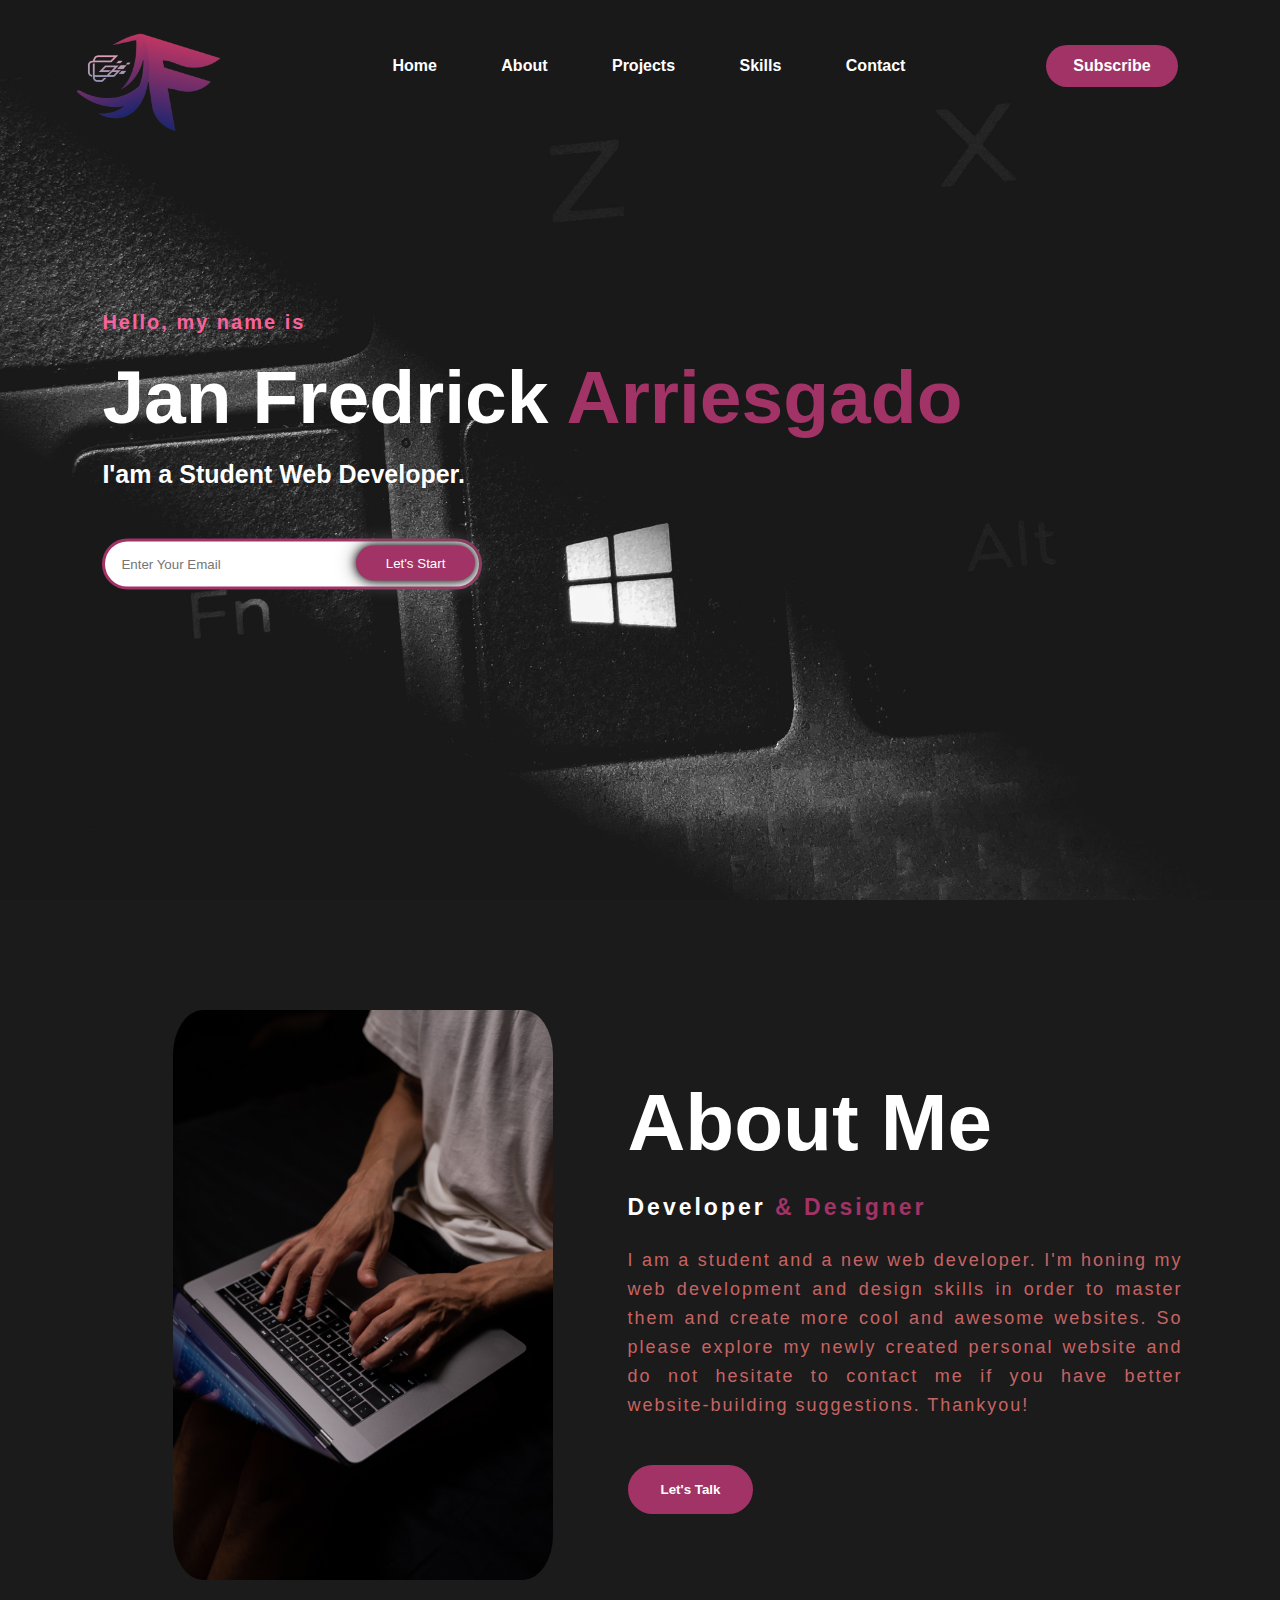
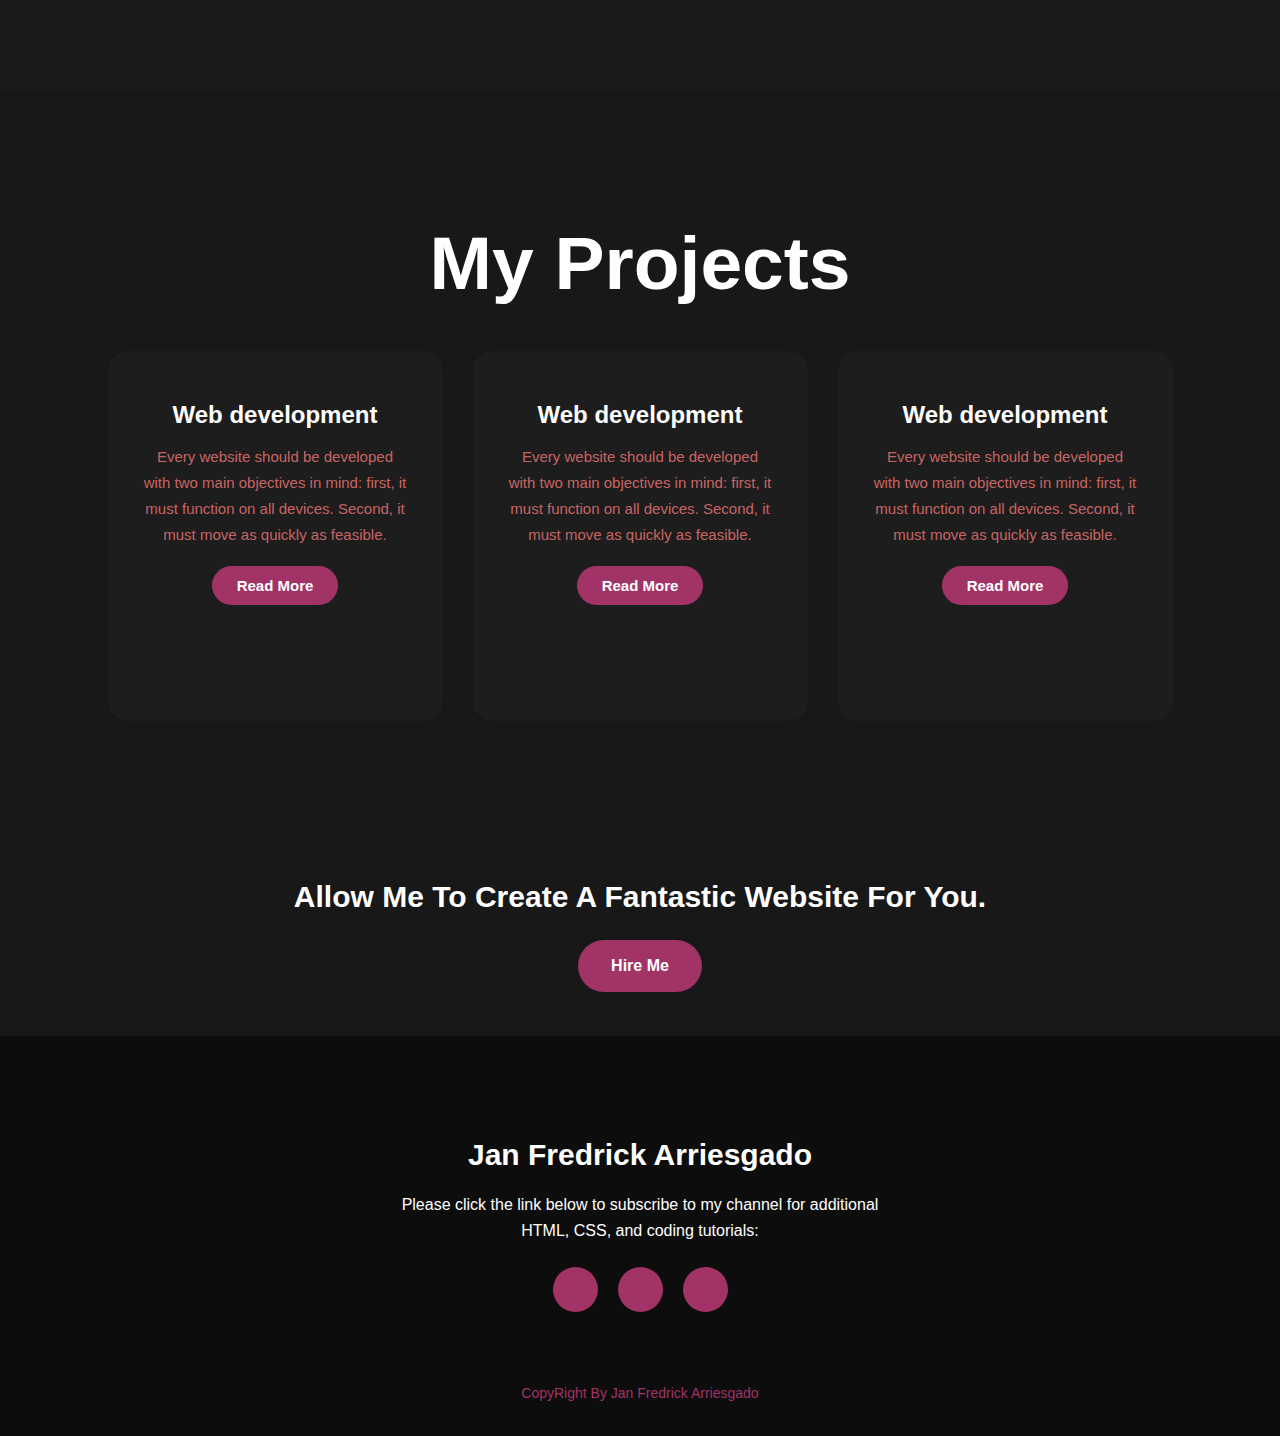
<file: index.html>
<!DOCTYPE html>
<html lang="en">
<head>
    <meta charset="UTF-8">
    <meta http-equiv="X-UA-Compatible" content="IE=edge">
    <meta name="viewport" content="width=device-width, initial-scale=1.0">
    <title>Arriesgado Personal Website</title>
    <link rel="stylesheet" href="assets/css/style.css">
    
    <link href="https://fonts.googleapis.com/css2?family=Josefin+Sans:ital,wght@0,100;0,200;0,300;0,400;0,500;0,600;0,700;1,100;
    1,200;1,300;1,400;1,500;1,600;1,700&display=swap" rel="stylesheet">
    
    <link rel="stylesheet" href="https://cdnjs.cloudflare.com/ajax/libs/font-awesome/5.15.3/css/all.min.css" integrity="sha512-iBBXm8fW90+nuLcSKlbmrPcLa0OT92xO1BIsZ+ywDWZCvqsWgccV3gFoRBv0z+8dLJgyAHIhR35VZc2oM/gI1w==" crossorigin="anonymous" referrerpolicy="no-referrer" />
    <link href="assets/images/favicon.png" rel="icon">
</head>
<body>
   
    <div class="hero">
        <img src="assets/images/my logo.png" alt="logo">
        <nav>
            
            <ul>
                <li><a href="index.html">Home</a></li>
                <li><a href="web pages/about.html">About</a></li>
                <li><a href="web pages/projects.html">Projects</a></li>
                <li><a href="web pages/skills.html">Skills</a></li>
                <li><a href="web pages/contact.html">Contact</a></li>
            </ul>
            <a href="#" class="btn">Subscribe</a>
        </nav>
        
        <div class="content">
            <h4>Hello, my name is</h4>
            <h1>Jan Fredrick <span>Arriesgado</span></h1>
            <h3>I'am a Student Web Developer.</h3>
            <div class="newslatter">
                <form>
                    <input type="email" name="email" id="mail" placeholder="Enter Your Email">
                    <input type="submit" name="submit" value="Let's Start">
                </form>
            </div>
        </div>
    </div>

    <section class="about">
        <div class="main">
            <img src="assets/images/my-image.jpg">
            <div class="about-text">
                <h2>About Me</h2>
                <h5>Developer <span>& Designer</span></h5>
                <p>I am a student and a new web developer. I'm honing my web development and design skills in order to master them and create more cool and awesome websites. So please explore my newly created personal website and do not hesitate to contact me if you have better website-building suggestions. Thankyou!</p>
                <button type="button">Let's Talk</button>

            </div>
        </div>
    </section>

    <div class="projects">
        <div class="title">
            <h2>My Projects</h2>
        </div>

        <div class="box">
            <div class="card">
                <i class="fas fa-laptop-code"></i>
                <h5>Web development</h5>
                <div class="pra">
                    <p>Every website should be developed with two main objectives in mind: first, it must function on all devices. Second, it must move as quickly as feasible.</p>

                    <p style="text-align: center;">
                        <a class="button" href="#">Read More</a>
                    </p>
                </div>
            </div>

            <div class="card">
                <i class="fas fa-user-secret"></i>
                <h5>Web development</h5>
                <div class="pra">
                    <p>Every website should be developed with two main objectives in mind: first, it must function on all devices. Second, it must move as quickly as feasible.</p>

                    <p style="text-align: center;">
                        <a class="button" href="#">Read More</a>
                    </p>
                </div>
            </div>

            <div class="card">
                <i class="fas fa-keyboard"></i>
                <h5>Web development</h5>
                <div class="pra">
                    <p>Every website should be developed with two main objectives in mind: first, it must function on all devices. Second, it must move as quickly as feasible.</p>

                    <p style="text-align: center;">
                        <a class="button" href="#">Read More</a>
                    </p>
                </div>
            </div>
        </div>
    </div>

    <div class="contact-me">
        <p>Allow Me To Create A Fantastic Website For You.</p>
        <a class="button-two" href="#">Hire Me</a>
    </div>

    <footer>
        <p>Jan Fredrick Arriesgado</p>
        <p>Please click the link below to subscribe to my channel for additional HTML, CSS, and coding tutorials:</p>
        <div class="social">
            <a href="#"><i class="fab fa-facebook-f"></i></a>
            <a href="#"><i class="fab fa-instagram"></i></a>
            <a href="#"><i class="fab fa-github"></i></a>            
        </div>
        <p class="end">CopyRight By Jan Fredrick Arriesgado</p>
    </footer>
</body>
</html>
</file>
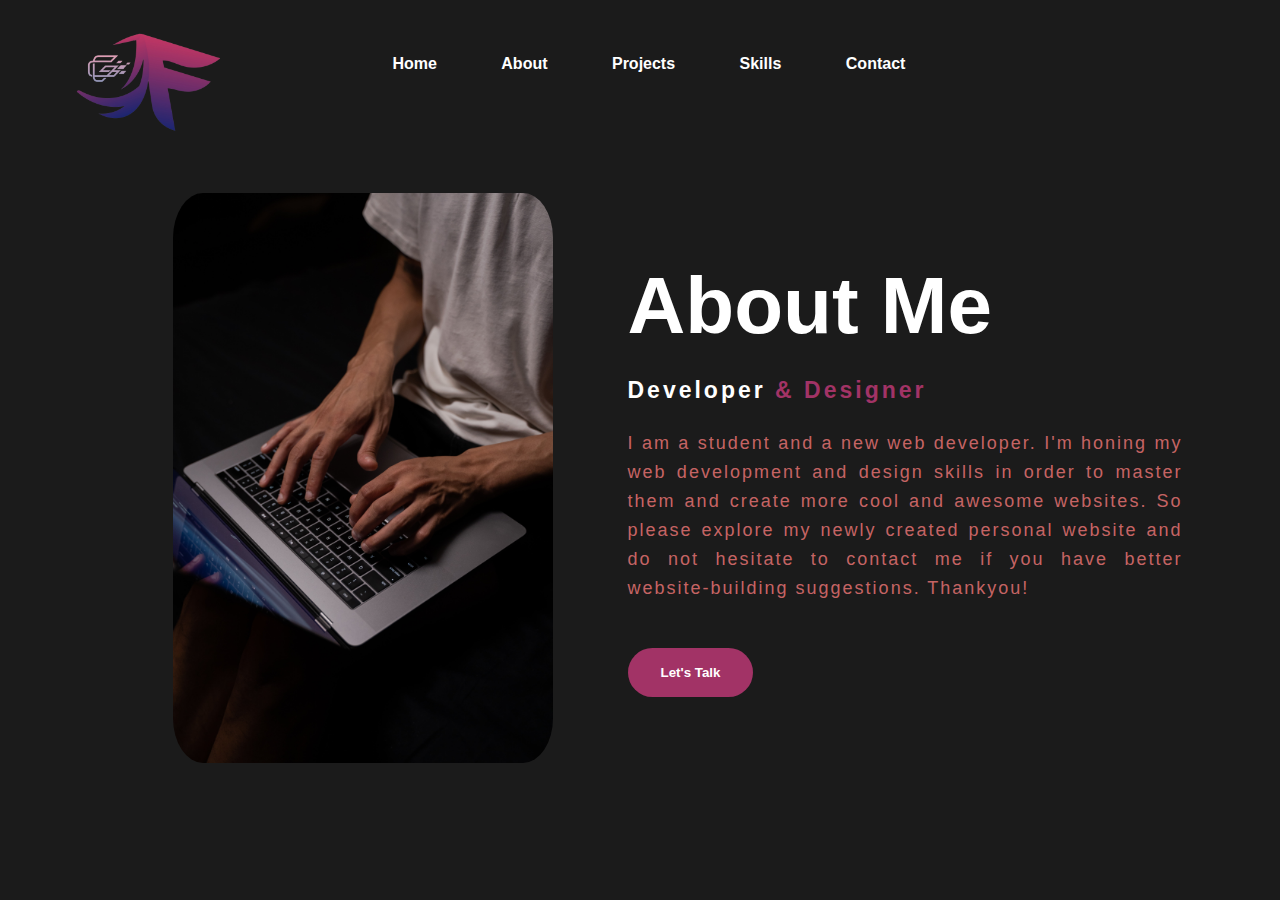
<file: about.html>
<!DOCTYPE html>
<html lang="en">
<head>
    <meta charset="UTF-8">
    <meta http-equiv="X-UA-Compatible" content="IE=edge">
    <meta name="viewport" content="width=device-width, initial-scale=1.0">
    <title>Arriesgado Personal Website</title>
    <link rel="stylesheet" href="../assets/css/style.css">
    
    <link href="https://fonts.googleapis.com/css2?family=Josefin+Sans:ital,wght@0,100;0,200;0,300;0,400;0,500;0,600;0,700;1,100;
    1,200;1,300;1,400;1,500;1,600;1,700&display=swap" rel="stylesheet">
    
    <link rel="stylesheet" href="https://cdnjs.cloudflare.com/ajax/libs/font-awesome/5.15.3/css/all.min.css" integrity="sha512-iBBXm8fW90+nuLcSKlbmrPcLa0OT92xO1BIsZ+ywDWZCvqsWgccV3gFoRBv0z+8dLJgyAHIhR35VZc2oM/gI1w==" crossorigin="anonymous" referrerpolicy="no-referrer" />
    <link href="../assets/images/favicon.png" rel="icon">
</head>
<body>
   
    <div class="hero1">
        <img src="../assets/images/my logo.png" alt="logo">
        <nav>
            
            <ul>
                <li><a href="../index.html">Home</a></li>
                <li><a href="../web pages/about.html">About</a></li>
                <li><a href="../web pages/projects.html">Projects</a></li>
                <li><a href="../web pages/skills.html">Skills</a></li>
                <li><a href="../web pages/contact.html">Contact</a></li>
            </ul>
        </nav>

    <section class="about">
        <div class="main">
            <img src="../assets/images/my-image.jpg">
            <div class="about-text">
                <h2>About Me</h2>
                <h5>Developer <span>& Designer</span></h5>
                <p>I am a student and a new web developer. I'm honing my web development and design skills in order to master them and create more cool and awesome websites. So please explore my newly created personal website and do not hesitate to contact me if you have better website-building suggestions. Thankyou!</p>
                <button type="button">Let's Talk</button>

            </div>
        </div>
    </section>


</body>
</html>
</file>
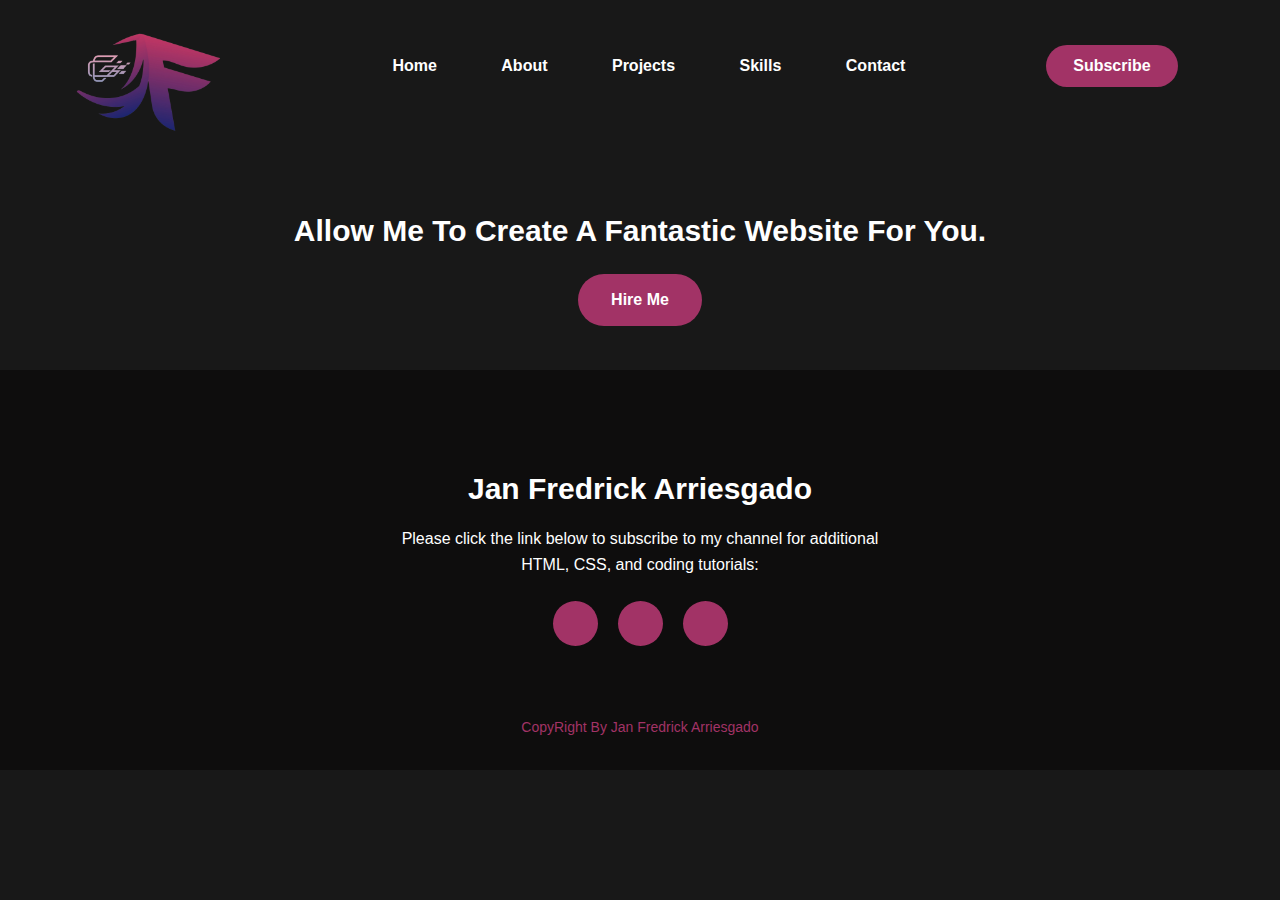
<file: contact.html>
<!DOCTYPE html>
<html lang="en">
<head>
    <meta charset="UTF-8">
    <meta http-equiv="X-UA-Compatible" content="IE=edge">
    <meta name="viewport" content="width=device-width, initial-scale=1.0">
    <title>Arriesgado Personal Website</title>
    <link rel="stylesheet" href="../assets/css/style.css">
    
    <link href="https://fonts.googleapis.com/css2?family=Josefin+Sans:ital,wght@0,100;0,200;0,300;0,400;0,500;0,600;0,700;1,100;
    1,200;1,300;1,400;1,500;1,600;1,700&display=swap" rel="stylesheet">
    
    <link rel="stylesheet" href="https://cdnjs.cloudflare.com/ajax/libs/font-awesome/5.15.3/css/all.min.css" integrity="sha512-iBBXm8fW90+nuLcSKlbmrPcLa0OT92xO1BIsZ+ywDWZCvqsWgccV3gFoRBv0z+8dLJgyAHIhR35VZc2oM/gI1w==" crossorigin="anonymous" referrerpolicy="no-referrer" />
    <link href="../assets/images/favicon.png" rel="icon">
</head>
<body>
   
    <div class="hero4">
        <img src="../assets/images/my logo.png" alt="logo">
        <nav>
            
            <ul>
                <li><a href="../index.html">Home</a></li>
                <li><a href="../web pages/about.html">About</a></li>
                <li><a href="../web pages/projects.html">Projects</a></li>
                <li><a href="../web pages/skills.html">Skills</a></li>
                <li><a href="../web pages/contact.html">Contact</a></li>
            </ul>
            <a href="https://l.facebook.com/l.php?u=https%3A%2F%2Fyoutube.com%2F%40janfredrickarriesgado7533%3Ffbclid%3DIwAR3rrDhHo_L90rQV8i-Eleoz9SjQ0b90U2ukjGu2YwCM9AtB-o9ysaKPuuw&h=AT0_DjDCErCswD4IVZwAEtBh0ACZzCAx8CUQFdY1Tn8SBkNJyk0mpaZKJntk7S5y0Tuc1z2TckU9tonkmj0J3-j9zCp0JuGxdUeTQBEI5aDRGfZKx3LkeRaBLiQ0Qvz_ljglDQ" class="btn">Subscribe</a>
        </nav>
    <div class="contact-me">
        <p>Allow Me To Create A Fantastic Website For You.</p>
        <a class="button-two" href="#">Hire Me</a>
    </div>

    <footer>
        <p>Jan Fredrick Arriesgado</p>
        <p>Please click the link below to subscribe to my channel for additional HTML, CSS, and coding tutorials:</p>
        <div class="social">
            <a href="https://www.facebook.com/fredrick.Arriesgado?mibextid=ZbWKwL"><i class="fab fa-facebook-f"></i></a>
            <a href="https://l.facebook.com/l.php?u=https%3A%2F%2Finstagram.com%2Fjanfredrick_%3Figshid%3DOGQ2MjdiOTE%253D%26fbclid%3DIwAR2kntOF-uYi5ekcG9re3AUW655zIAx8_ept5sahzje3ZCPbGQTMgK5m_xY&h=AT0_DjDCErCswD4IVZwAEtBh0ACZzCAx8CUQFdY1Tn8SBkNJyk0mpaZKJntk7S5y0Tuc1z2TckU9tonkmj0J3-j9zCp0JuGxdUeTQBEI5aDRGfZKx3LkeRaBLiQ0Qvz_ljglDQ"><i class="fab fa-instagram"></i></a>
            <a href="https://github.com/arriesgado/arriesgado.github.io"><i class="fab fa-github"></i></a>            
        </div>
        <p class="end">CopyRight By Jan Fredrick Arriesgado</p>
    </footer>
</body>
</html>
</file>
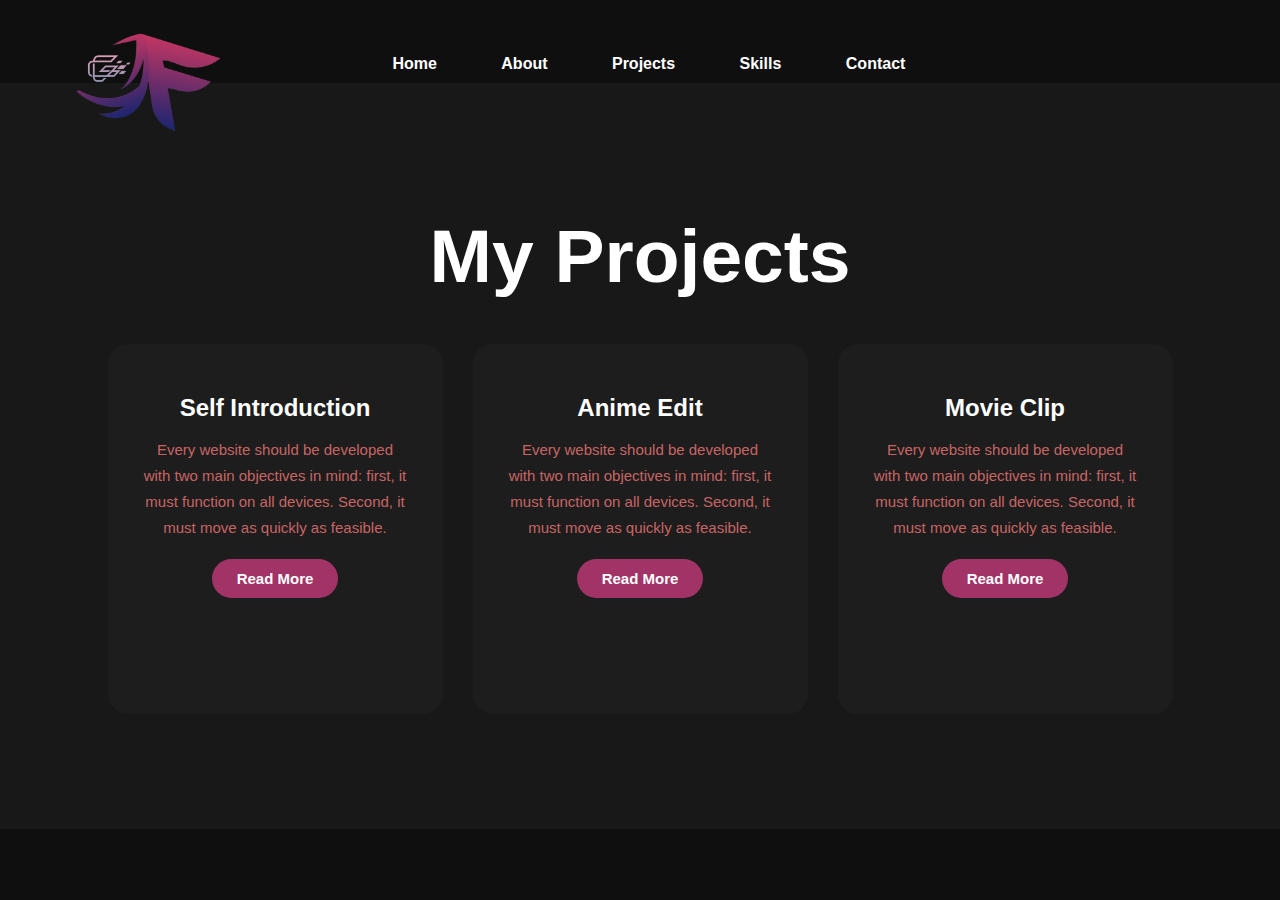
<file: projects.html>
<!DOCTYPE html>
<html lang="en">
<head>
    <meta charset="UTF-8">
    <meta http-equiv="X-UA-Compatible" content="IE=edge">
    <meta name="viewport" content="width=device-width, initial-scale=1.0">
    <title>Arriesgado Personal Website</title>
    <link rel="stylesheet" href="../assets/css/style.css">
    
    <link href="https://fonts.googleapis.com/css2?family=Josefin+Sans:ital,wght@0,100;0,200;0,300;0,400;0,500;0,600;0,700;1,100;
    1,200;1,300;1,400;1,500;1,600;1,700&display=swap" rel="stylesheet">
    
    <link rel="stylesheet" href="https://cdnjs.cloudflare.com/ajax/libs/font-awesome/5.15.3/css/all.min.css" integrity="sha512-iBBXm8fW90+nuLcSKlbmrPcLa0OT92xO1BIsZ+ywDWZCvqsWgccV3gFoRBv0z+8dLJgyAHIhR35VZc2oM/gI1w==" crossorigin="anonymous" referrerpolicy="no-referrer" />
    <link href="../assets/images/favicon.png" rel="icon">
</head>
<body>
   
    <div class="hero2">
        <img src="../assets/images/my logo.png" alt="logo">
        <nav>
            
            <ul>
                <li><a href="../index.html">Home</a></li>
                <li><a href="../web pages/about.html">About</a></li>
                <li><a href="../web pages/projects.html">Projects</a></li>
                <li><a href="../web pages/skills.html">Skills</a></li>
                <li><a href="../web pages/contact.html">Contact</a></li>
            </ul>
        </nav>

    <div class="projects">
        <div class="title">
            <h2>My Projects</h2>
        </div>

        <div class="box">
            <div class="card">
                <i class="fas fa-laptop-code"></i>
                <h5>Self Introduction</h5>
                <div class="pra">
                    <p>Every website should be developed with two main objectives in mind: first, it must function on all devices. Second, it must move as quickly as feasible.</p>

                    <p style="text-align: center;">
                        <a class="button" href="../assets/videos/myvideo.mp4">Read More</a>
                    </p>
                </div>
            </div>

            <div class="card">
                <i class="fas fa-user-secret"></i>
                <h5>Anime Edit</h5>
                <div class="pra">
                    <p>Every website should be developed with two main objectives in mind: first, it must function on all devices. Second, it must move as quickly as feasible.</p>

                    <p style="text-align: center;">
                        <a class="button" href="../assets/videos/video2.mp4">Read More</a>
                    </p>
                </div>
            </div>

            <div class="card">
                <i class="fas fa-keyboard"></i>
                <h5>Movie Clip</h5>
                <div class="pra">
                    <p>Every website should be developed with two main objectives in mind: first, it must function on all devices. Second, it must move as quickly as feasible.</p>

                    <p style="text-align: center;">
                        <a class="button" href="../assets/videos/video3.mp4">Read More</a>
                    </p>
                </div>
            </div>
        </div>
    </div>
</body>
</html>
</file>
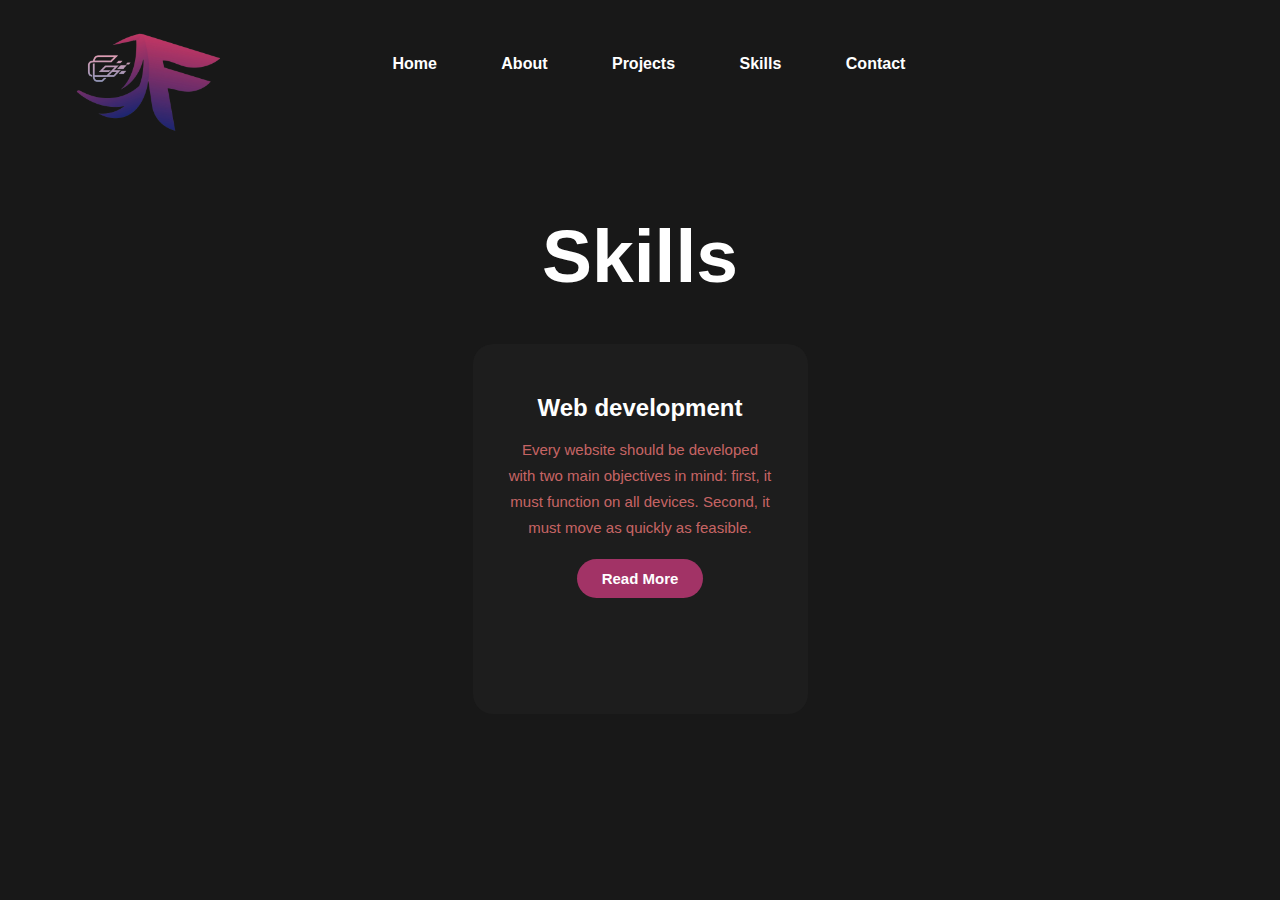
<file: skills.html>
<!DOCTYPE html>
<html lang="en">
<head>
    <meta charset="UTF-8">
    <meta http-equiv="X-UA-Compatible" content="IE=edge">
    <meta name="viewport" content="width=device-width, initial-scale=1.0">
    <title>Arriesgado Personal Website</title>
    <link rel="stylesheet" href="../assets/css/style.css">
    
    <link href="https://fonts.googleapis.com/css2?family=Josefin+Sans:ital,wght@0,100;0,200;0,300;0,400;0,500;0,600;0,700;1,100;
    1,200;1,300;1,400;1,500;1,600;1,700&display=swap" rel="stylesheet">
    
    <link rel="stylesheet" href="https://cdnjs.cloudflare.com/ajax/libs/font-awesome/5.15.3/css/all.min.css" integrity="sha512-iBBXm8fW90+nuLcSKlbmrPcLa0OT92xO1BIsZ+ywDWZCvqsWgccV3gFoRBv0z+8dLJgyAHIhR35VZc2oM/gI1w==" crossorigin="anonymous" referrerpolicy="no-referrer" />
    <link href="../assets/images/favicon.png" rel="icon">
</head>
<body>
   
    <div class="hero3">
        <img src="../assets/images/my logo.png" alt="logo">
        <nav>
            
            <ul>
                <li><a href="../index.html">Home</a></li>
                <li><a href="../web pages/about.html">About</a></li>
                <li><a href="../web pages/projects.html">Projects</a></li>
                <li><a href="../web pages/skills.html">Skills</a></li>
                <li><a href="../web pages/contact.html">Contact</a></li>
            </ul>
        </nav>

    <div class="projects">
        <div class="title">
            <h2>Skills</h2>
        </div>

        <div class="box">
            <div class="card">
                <i class="fas fa-bolt"></i>
                <h5>Web development</h5>
                <div class="pra">
                    <p>Every website should be developed with two main objectives in mind: first, it must function on all devices. Second, it must move as quickly as feasible.</p>

                    <p style="text-align: center;">
                        <a class="button" href="#">Read More</a>
                    </p>
                </div>
            </div>
        </div>
    </div>
</body>
</html>
</file>
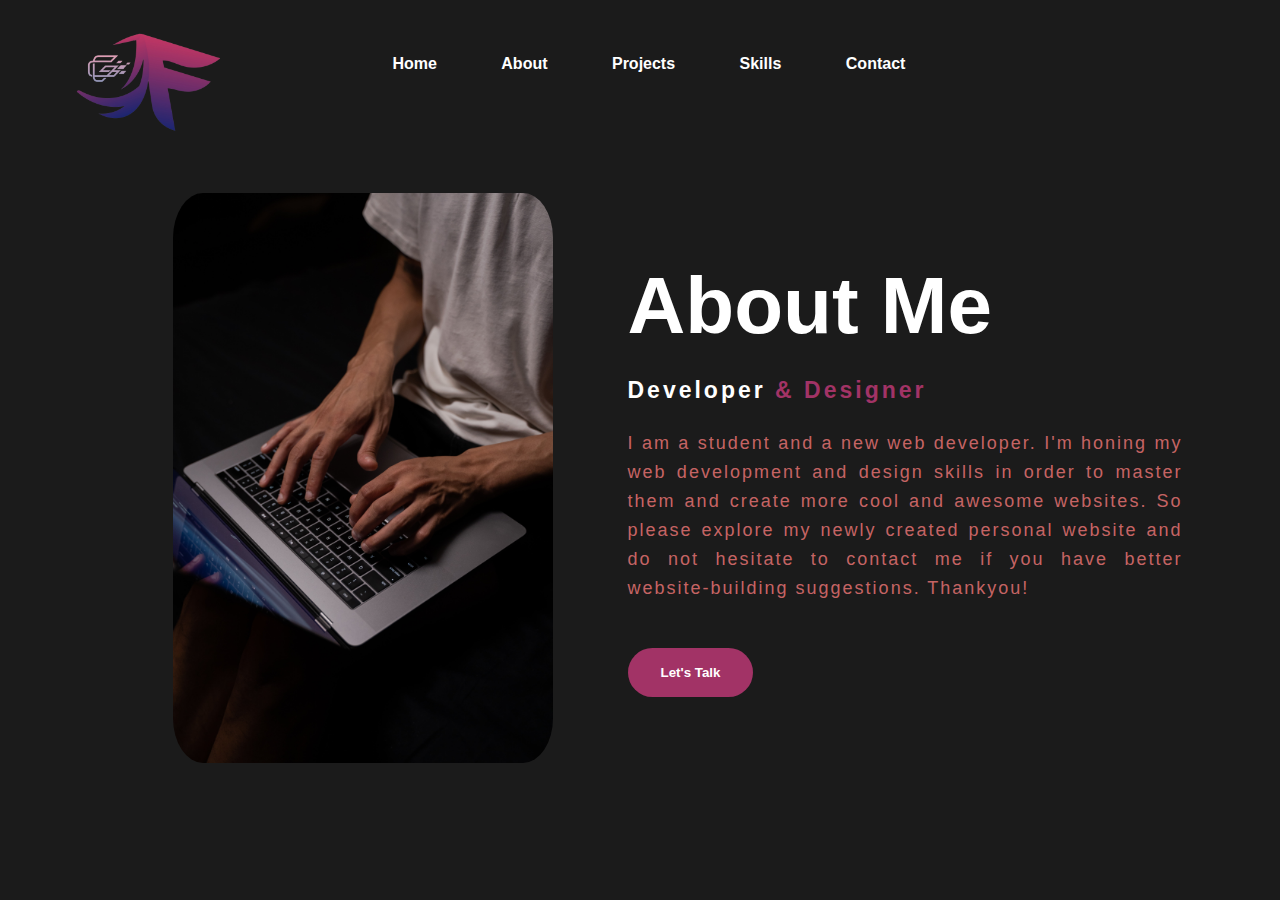
<file: web pages/about.html>
<!DOCTYPE html>
<html lang="en">
<head>
    <meta charset="UTF-8">
    <meta http-equiv="X-UA-Compatible" content="IE=edge">
    <meta name="viewport" content="width=device-width, initial-scale=1.0">
    <title>Arriesgado Personal Website</title>
    <link rel="stylesheet" href="../assets/css/style.css">
    
    <link href="https://fonts.googleapis.com/css2?family=Josefin+Sans:ital,wght@0,100;0,200;0,300;0,400;0,500;0,600;0,700;1,100;
    1,200;1,300;1,400;1,500;1,600;1,700&display=swap" rel="stylesheet">
    
    <link rel="stylesheet" href="https://cdnjs.cloudflare.com/ajax/libs/font-awesome/5.15.3/css/all.min.css" integrity="sha512-iBBXm8fW90+nuLcSKlbmrPcLa0OT92xO1BIsZ+ywDWZCvqsWgccV3gFoRBv0z+8dLJgyAHIhR35VZc2oM/gI1w==" crossorigin="anonymous" referrerpolicy="no-referrer" />
    <link href="../assets/images/favicon.png" rel="icon">
</head>
<body>
   
    <div class="hero1">
        <img src="../assets/images/my logo.png" alt="logo">
        <nav>
            
            <ul>
                <li><a href="../index.html">Home</a></li>
                <li><a href="../web pages/about.html">About</a></li>
                <li><a href="../web pages/projects.html">Projects</a></li>
                <li><a href="../web pages/skills.html">Skills</a></li>
                <li><a href="../web pages/contact.html">Contact</a></li>
            </ul>
        </nav>

    <section class="about">
        <div class="main">
            <img src="../assets/images/my-image.jpg">
            <div class="about-text">
                <h2>About Me</h2>
                <h5>Developer <span>& Designer</span></h5>
                <p>I am a student and a new web developer. I'm honing my web development and design skills in order to master them and create more cool and awesome websites. So please explore my newly created personal website and do not hesitate to contact me if you have better website-building suggestions. Thankyou!</p>
                <button type="button">Let's Talk</button>

            </div>
        </div>
    </section>


</body>
</html>
</file>
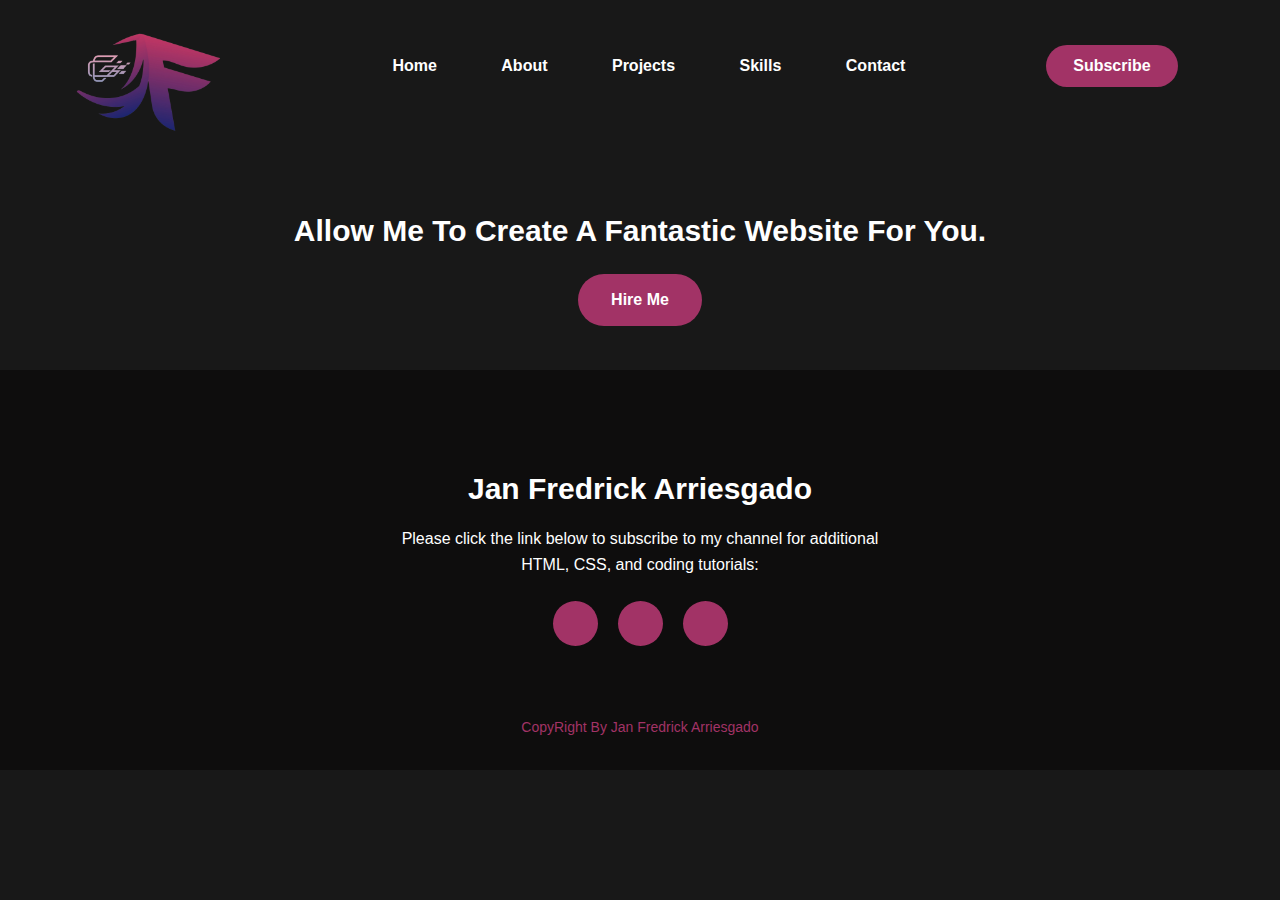
<file: web pages/contact.html>
<!DOCTYPE html>
<html lang="en">
<head>
    <meta charset="UTF-8">
    <meta http-equiv="X-UA-Compatible" content="IE=edge">
    <meta name="viewport" content="width=device-width, initial-scale=1.0">
    <title>Arriesgado Personal Website</title>
    <link rel="stylesheet" href="../assets/css/style.css">
    
    <link href="https://fonts.googleapis.com/css2?family=Josefin+Sans:ital,wght@0,100;0,200;0,300;0,400;0,500;0,600;0,700;1,100;
    1,200;1,300;1,400;1,500;1,600;1,700&display=swap" rel="stylesheet">
    
    <link rel="stylesheet" href="https://cdnjs.cloudflare.com/ajax/libs/font-awesome/5.15.3/css/all.min.css" integrity="sha512-iBBXm8fW90+nuLcSKlbmrPcLa0OT92xO1BIsZ+ywDWZCvqsWgccV3gFoRBv0z+8dLJgyAHIhR35VZc2oM/gI1w==" crossorigin="anonymous" referrerpolicy="no-referrer" />
    <link href="../assets/images/favicon.png" rel="icon">
</head>
<body>
   
    <div class="hero4">
        <img src="../assets/images/my logo.png" alt="logo">
        <nav>
            
            <ul>
                <li><a href="../index.html">Home</a></li>
                <li><a href="../web pages/about.html">About</a></li>
                <li><a href="../web pages/projects.html">Projects</a></li>
                <li><a href="../web pages/skills.html">Skills</a></li>
                <li><a href="../web pages/contact.html">Contact</a></li>
            </ul>
            <a href="https://l.facebook.com/l.php?u=https%3A%2F%2Fyoutube.com%2F%40janfredrickarriesgado7533%3Ffbclid%3DIwAR3rrDhHo_L90rQV8i-Eleoz9SjQ0b90U2ukjGu2YwCM9AtB-o9ysaKPuuw&h=AT0_DjDCErCswD4IVZwAEtBh0ACZzCAx8CUQFdY1Tn8SBkNJyk0mpaZKJntk7S5y0Tuc1z2TckU9tonkmj0J3-j9zCp0JuGxdUeTQBEI5aDRGfZKx3LkeRaBLiQ0Qvz_ljglDQ" class="btn">Subscribe</a>
        </nav>
    <div class="contact-me">
        <p>Allow Me To Create A Fantastic Website For You.</p>
        <a class="button-two" href="#">Hire Me</a>
    </div>

    <footer>
        <p>Jan Fredrick Arriesgado</p>
        <p>Please click the link below to subscribe to my channel for additional HTML, CSS, and coding tutorials:</p>
        <div class="social">
            <a href="https://www.facebook.com/fredrick.Arriesgado?mibextid=ZbWKwL"><i class="fab fa-facebook-f"></i></a>
            <a href="https://l.facebook.com/l.php?u=https%3A%2F%2Finstagram.com%2Fjanfredrick_%3Figshid%3DOGQ2MjdiOTE%253D%26fbclid%3DIwAR2kntOF-uYi5ekcG9re3AUW655zIAx8_ept5sahzje3ZCPbGQTMgK5m_xY&h=AT0_DjDCErCswD4IVZwAEtBh0ACZzCAx8CUQFdY1Tn8SBkNJyk0mpaZKJntk7S5y0Tuc1z2TckU9tonkmj0J3-j9zCp0JuGxdUeTQBEI5aDRGfZKx3LkeRaBLiQ0Qvz_ljglDQ"><i class="fab fa-instagram"></i></a>
            <a href="https://github.com/arriesgado/arriesgado.github.io"><i class="fab fa-github"></i></a>            
        </div>
        <p class="end">CopyRight By Jan Fredrick Arriesgado</p>
    </footer>
</body>
</html>
</file>
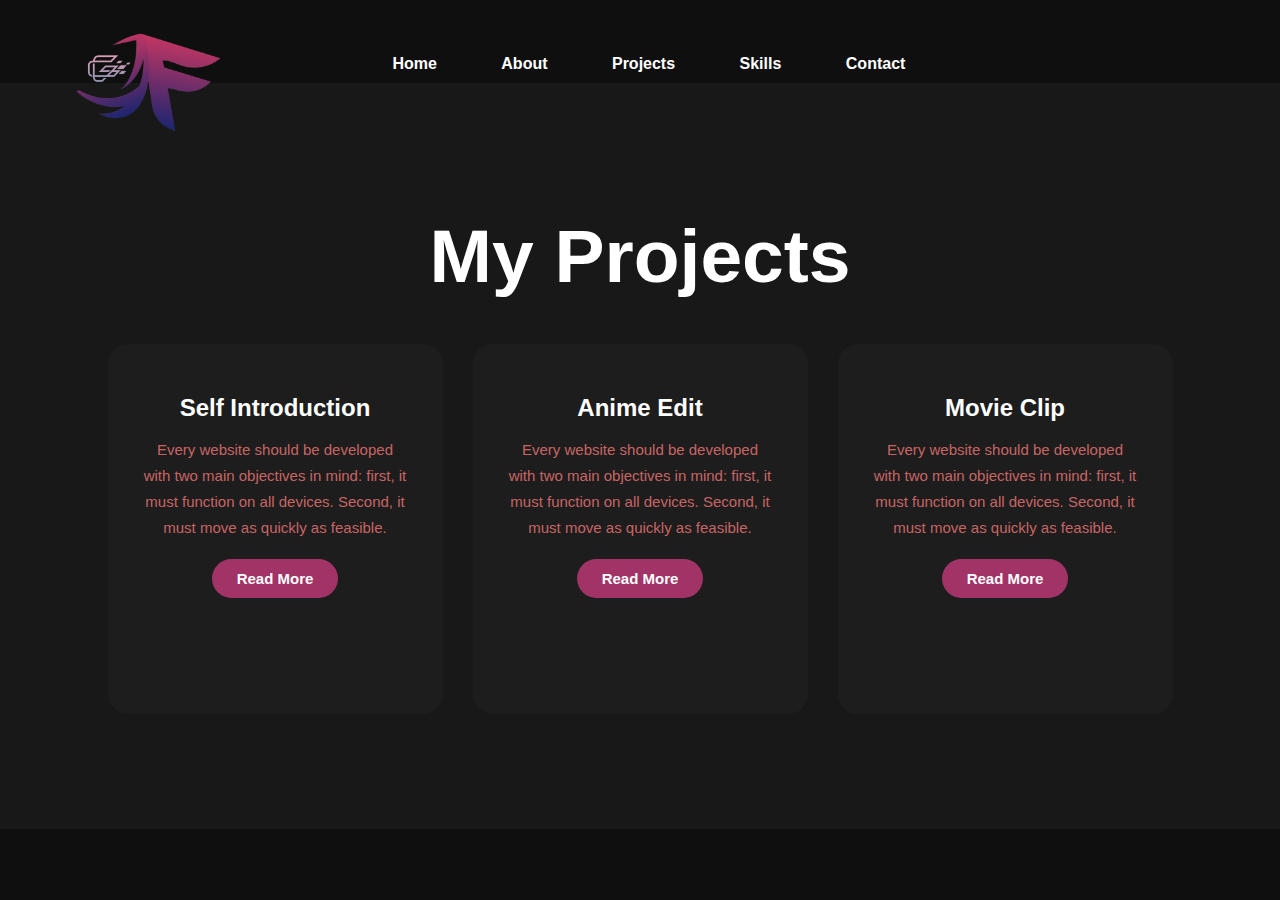
<file: web pages/projects.html>
<!DOCTYPE html>
<html lang="en">
<head>
    <meta charset="UTF-8">
    <meta http-equiv="X-UA-Compatible" content="IE=edge">
    <meta name="viewport" content="width=device-width, initial-scale=1.0">
    <title>Arriesgado Personal Website</title>
    <link rel="stylesheet" href="../assets/css/style.css">
    
    <link href="https://fonts.googleapis.com/css2?family=Josefin+Sans:ital,wght@0,100;0,200;0,300;0,400;0,500;0,600;0,700;1,100;
    1,200;1,300;1,400;1,500;1,600;1,700&display=swap" rel="stylesheet">
    
    <link rel="stylesheet" href="https://cdnjs.cloudflare.com/ajax/libs/font-awesome/5.15.3/css/all.min.css" integrity="sha512-iBBXm8fW90+nuLcSKlbmrPcLa0OT92xO1BIsZ+ywDWZCvqsWgccV3gFoRBv0z+8dLJgyAHIhR35VZc2oM/gI1w==" crossorigin="anonymous" referrerpolicy="no-referrer" />
    <link href="../assets/images/favicon.png" rel="icon">
</head>
<body>
   
    <div class="hero2">
        <img src="../assets/images/my logo.png" alt="logo">
        <nav>
            
            <ul>
                <li><a href="../index.html">Home</a></li>
                <li><a href="../web pages/about.html">About</a></li>
                <li><a href="../web pages/projects.html">Projects</a></li>
                <li><a href="../web pages/skills.html">Skills</a></li>
                <li><a href="../web pages/contact.html">Contact</a></li>
            </ul>
        </nav>

    <div class="projects">
        <div class="title">
            <h2>My Projects</h2>
        </div>

        <div class="box">
            <div class="card">
                <i class="fas fa-laptop-code"></i>
                <h5>Self Introduction</h5>
                <div class="pra">
                    <p>Every website should be developed with two main objectives in mind: first, it must function on all devices. Second, it must move as quickly as feasible.</p>

                    <p style="text-align: center;">
                        <a class="button" href="../assets/videos/myvideo.mp4">Read More</a>
                    </p>
                </div>
            </div>

            <div class="card">
                <i class="fas fa-user-secret"></i>
                <h5>Anime Edit</h5>
                <div class="pra">
                    <p>Every website should be developed with two main objectives in mind: first, it must function on all devices. Second, it must move as quickly as feasible.</p>

                    <p style="text-align: center;">
                        <a class="button" href="../assets/videos/video2.mp4">Read More</a>
                    </p>
                </div>
            </div>

            <div class="card">
                <i class="fas fa-keyboard"></i>
                <h5>Movie Clip</h5>
                <div class="pra">
                    <p>Every website should be developed with two main objectives in mind: first, it must function on all devices. Second, it must move as quickly as feasible.</p>

                    <p style="text-align: center;">
                        <a class="button" href="../assets/videos/video3.mp4">Read More</a>
                    </p>
                </div>
            </div>
        </div>
    </div>
</body>
</html>
</file>
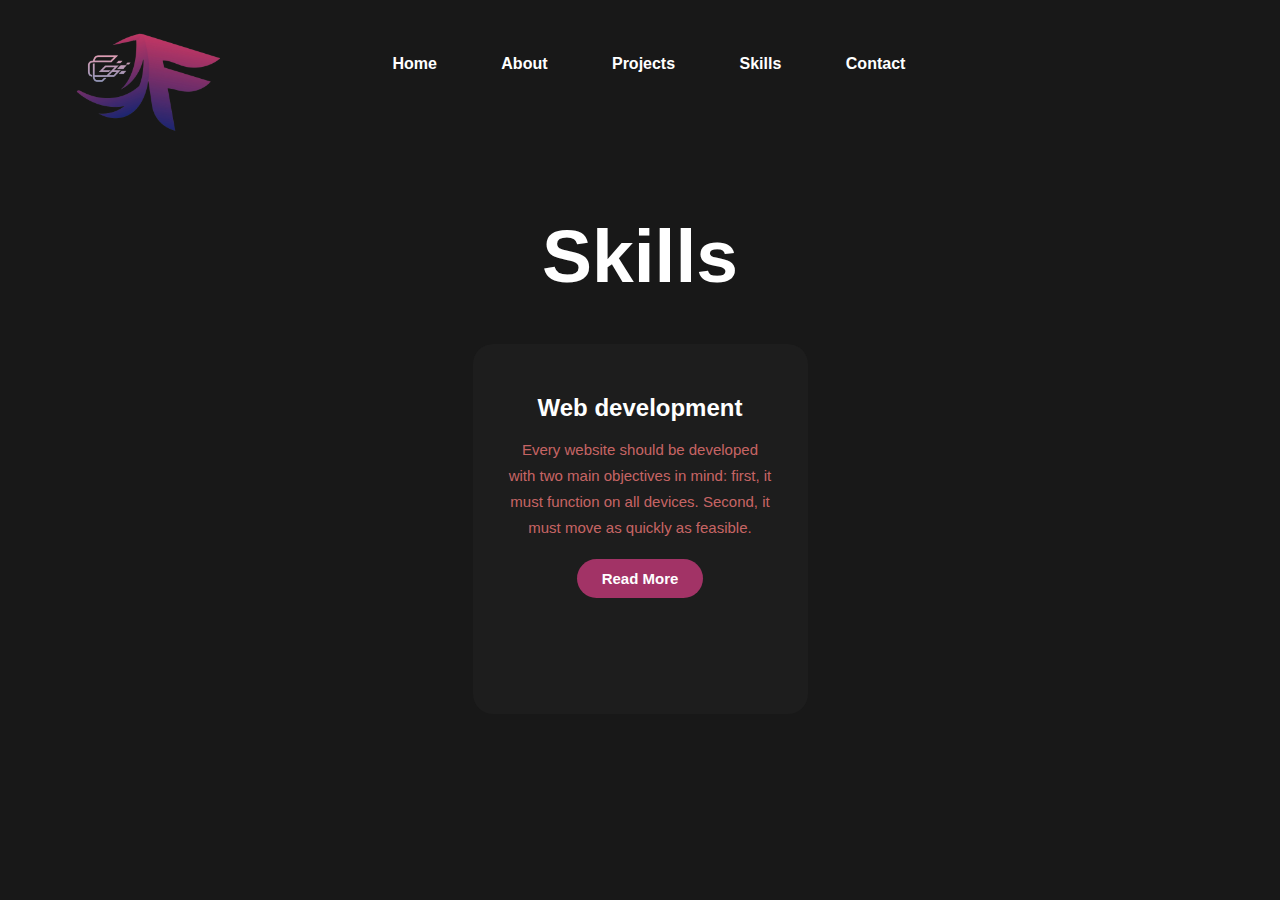
<file: web pages/skills.html>
<!DOCTYPE html>
<html lang="en">
<head>
    <meta charset="UTF-8">
    <meta http-equiv="X-UA-Compatible" content="IE=edge">
    <meta name="viewport" content="width=device-width, initial-scale=1.0">
    <title>Arriesgado Personal Website</title>
    <link rel="stylesheet" href="../assets/css/style.css">
    
    <link href="https://fonts.googleapis.com/css2?family=Josefin+Sans:ital,wght@0,100;0,200;0,300;0,400;0,500;0,600;0,700;1,100;
    1,200;1,300;1,400;1,500;1,600;1,700&display=swap" rel="stylesheet">
    
    <link rel="stylesheet" href="https://cdnjs.cloudflare.com/ajax/libs/font-awesome/5.15.3/css/all.min.css" integrity="sha512-iBBXm8fW90+nuLcSKlbmrPcLa0OT92xO1BIsZ+ywDWZCvqsWgccV3gFoRBv0z+8dLJgyAHIhR35VZc2oM/gI1w==" crossorigin="anonymous" referrerpolicy="no-referrer" />
    <link href="../assets/images/favicon.png" rel="icon">
</head>
<body>
   
    <div class="hero3">
        <img src="../assets/images/my logo.png" alt="logo">
        <nav>
            
            <ul>
                <li><a href="../index.html">Home</a></li>
                <li><a href="../web pages/about.html">About</a></li>
                <li><a href="../web pages/projects.html">Projects</a></li>
                <li><a href="../web pages/skills.html">Skills</a></li>
                <li><a href="../web pages/contact.html">Contact</a></li>
            </ul>
        </nav>

    <div class="projects">
        <div class="title">
            <h2>Skills</h2>
        </div>

        <div class="box">
            <div class="card">
                <i class="fas fa-bolt"></i>
                <h5>Web development</h5>
                <div class="pra">
                    <p>Every website should be developed with two main objectives in mind: first, it must function on all devices. Second, it must move as quickly as feasible.</p>

                    <p style="text-align: center;">
                        <a class="button" href="#">Read More</a>
                    </p>
                </div>
            </div>
        </div>
    </div>
</body>
</html>
</file>
<file: assets/css/style.css>
*{
    padding: 0;
    margin: 0;
    font-family: sans-serif;
    box-sizing: border-box;
}
img {
    width: 200px;
    float: left;
    padding: 10px 25px;
    margin-left: 50px;
}
.logo:hover{
    transform: scale(1.4);
    transition: .3s;
}
.hero{
    height: 100vh;
    width: 100%;
    background-image: url(../images/background.jpg);
    background-size: cover;
    background-position: center;
}
.hero1{
    height: 100vh;
    width: 100%;
    background-color: #1b1b1b;
    background-size: cover;
    background-position: center;
}
.hero2{
    height: 100vh;
    width: 100%;
    background-color: rgb(15, 15, 15);
    background-size: cover;
    background-position: center;
}
.hero3{
    height: 100vh;
    width: 100%;
    background-color: #181818;
    background-size: cover;
    background-position: center;
}
.hero4{
    height: 100vh;
    width: 100%;
    background-color: #181818;
    background-size: cover;
    background-position: center;
}
nav{
    display: flex;
    align-items: center;
    justify-content: space-between;
    padding-top: 45px;
    padding-left: 8%;
    padding-right: 8%;
}
.logo{
    color: white;
    font-size: 35px;
    letter-spacing: 1px;
    cursor: pointer;
}
span{
    color: #a23366;
}
nav ul li{
    list-style-type: none;
    display: inline-block;
    padding: 10px 20px;
    margin-left: 20px;
}
nav ul li a{
    color: white;
    text-decoration: none;
    font-weight: bold;
    text-transform: capitalize;
}
nav ul li a:hover{
    color: #a23366;
    transition: .4s;
}
.btn{
    background-color: #a23366;
    color: white;
    text-decoration: none;
    border: 2px solid transparent;
    font-weight: bold;
    padding: 10px 25px;
    border-radius: 30px;
    transform: transform .4s;
}
.btn:hover{
    transform: scale(1.2);
}
.content{
    position: absolute;
    top: 50%;
    left: 8%;
    transform: translateY(-50%);
}
h1{
    color: white;
    margin: 20px 0px 20px;
    font-size: 75px;
}
h3{
    color: white;
    font-size: 25px;
    margin-bottom: 50px;
}
h4{
    color: #f7639c;
    letter-spacing: 2px;
    font-size: 20px;
}
.newslatter form{
    width: 380px;
    max-width: 100%;
    position: relative;
}
.newslatter form input:first-child{
    display: inline-block;
    width: 100%;
    padding: 15px 135px 15px 16px;
    border: 3px solid #a23366;
    outline: none;
    border-radius: 35px;
}
.newslatter form input:last-child{
    position: absolute;
    display: inline-block;
    outline: none;
    border: none;
    padding: 10px 30px;
    border-radius: 30px;
    background-color:#a23366;
    color: white;
    box-shadow: 0px 0px 10px rgb(14, 13, 13), 0px 0px 20px #817f7f;
    top: 7px;
    right: 7px;
}

.about{
    width: 100%;
    padding: 100px 0px;
    background-color: #1b1b1b;
}
.about img{
    height: auto;
    width: 430px;
    border-radius: 55px;
}
.about-text{
    width: 555px;
}
.main{
    width: 1135px;
    max-width: 95%;
    margin: 0 auto;
    display: flex;
    align-items: center;
    justify-content: space-around;
}
.about-text h2{
    color: white;
    font-size: 80px;
    text-transform: capitalize;
    margin-bottom: 25px;
}
.about-text h5{
    color: white;
    letter-spacing: 3px;
    font-size: 23px;
    margin-bottom: 25px;
    text-transform: capitalize;
}
.about-text p{
    color: rgba(243, 121, 121, 0.8);
    letter-spacing: 2px;
    line-height: 29px;
    font-size: 18px;
    margin-bottom: 45px;
    text-align: justify;
}
button{
    background-color: #a23366;
    color: white;
    text-decoration: none;
    border: 3px solid transparent;
    font-weight: bold;
    padding: 14px 30px;
    border-radius: 30px;
    transition: .4s;
}
button:hover{
    background-color: transparent;
    border: 3px solid #a23366;
    cursor: pointer;
}
.projects{
    background: #181818;
    width: 100%;
    padding: 100px 0px;
}
.title h2{
    color: white;
    font-size: 75px;
    width: 1135px;
    margin: 30px auto;
    text-align: center;
}
.box{
    display: flex;
    justify-content: center;
    align-items: center;
    min-height: 400px;
}
.card{
    height: 370px;
    width: 335px;
    padding: 20px 35px;
    background: #1d1d1d;
    border-radius: 20px;
    margin: 15px;
    position: relative;
    overflow: hidden;
    text-align: center;
}
.card i{
    font-size: 55px;
    display: block;
    text-align: center;
    margin: 30px 0px;
    color: #a23366;
}
h5{
    color: white;
    font-size: 24px;
    margin-bottom: 15px;
}
.pra p{
    color: rgba(243, 121, 121, 0.8);
    font-size: 15px;
    line-height: 26px;
    margin-bottom: 25px;
}
.card .button{
    background-color: #a23366;
    color: white;
    text-decoration: none;
    border: 3px solid transparent;
    font-weight: bold;
    padding: 8px 22px;
    border-radius: 30px;
    transition: .4s;
}
.card .button:hover{
    background-color: transparent;
    border: 3px solid #a23366;
    cursor: pointer;
}
.contact-me{
    width: 100%;
    height: 200px;
    background: #181818;
    display: flex;
    align-items: center;
    flex-direction: column;
    justify-content: center;
}
.contact-me p{
    color: white;
    font-size: 30px;
    font-weight: bold;
    margin-bottom: 26px;
}
.contact-me .button-two{
    background-color: #a23366;
    color: white;
    text-decoration: none;
    border: 3px solid transparent;
    font-weight: bold;
    padding: 14px 30px;
    border-radius: 30px;
    transition: .4s;
}
.contact-me .button-two:hover{
    background-color: transparent;
    border: 3px solid #a23366;
    cursor: pointer;
}
footer{
    position: relative;
    width: 100%;
    height: 400px;
    background: #0e0d0d;
    display: flex;
    flex-direction: column;
    align-items: center;
    justify-content: center;
}
footer p:nth-child(1){
    font-size: 30px;
    color: white;
    margin-bottom: 20px;
    font-weight: bold;
}
footer p:nth-child(2){
    color: white;
    font-size: 16px;
    width: 500px;
    text-align: center;
    line-height: 26px;
}
.social{
    display: flex;
}
.social a{
    width: 45px;
    height: 45px;
    display: flex;
    align-items: center;
    justify-content: center;
    background: #a23366;
    border-radius: 50%;
    margin: 23px 10px;
    color: white;
    text-decoration: none;
    font-size: 20px; 
}
.social a:hover{
    transform: scale(1.4);
    transition: .3s;
}
.end{
    position: absolute;
    color: #a23366;
    bottom: 35px;
    font-size: 14px;
}
</file>
